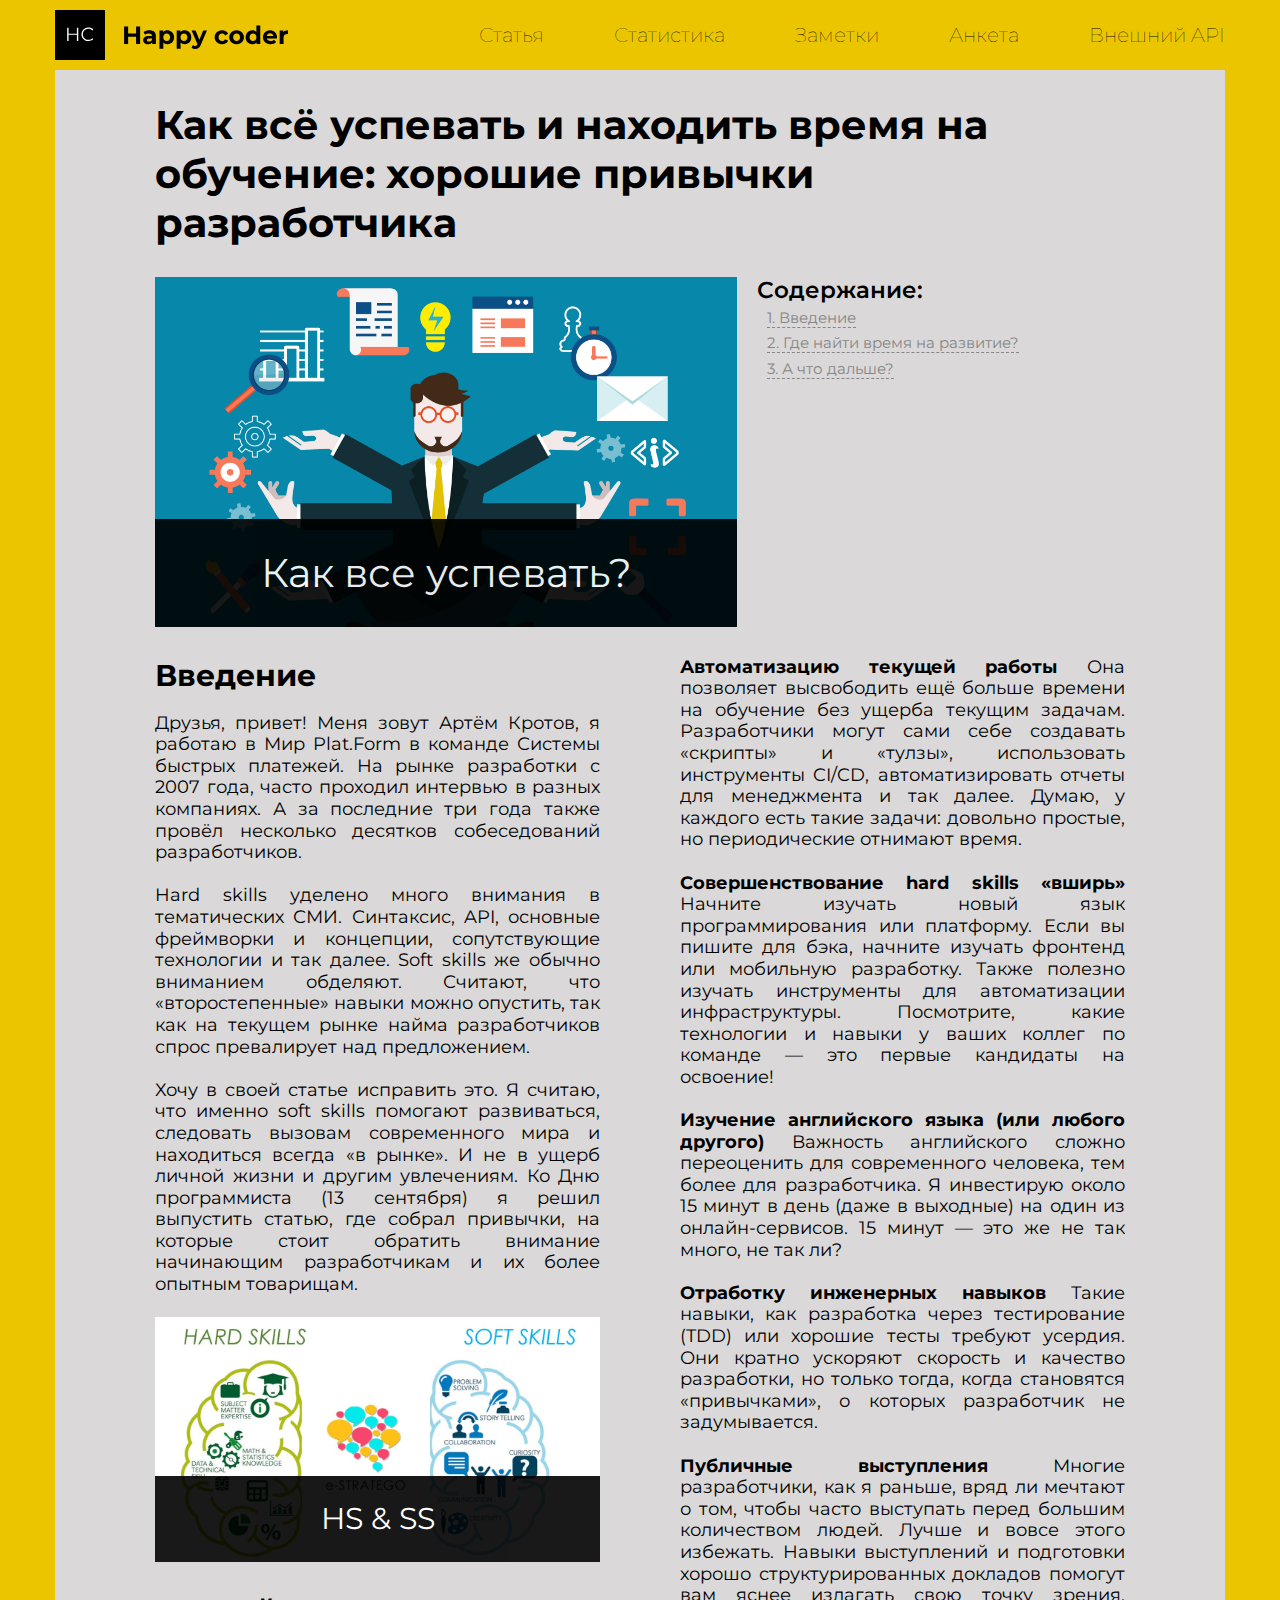
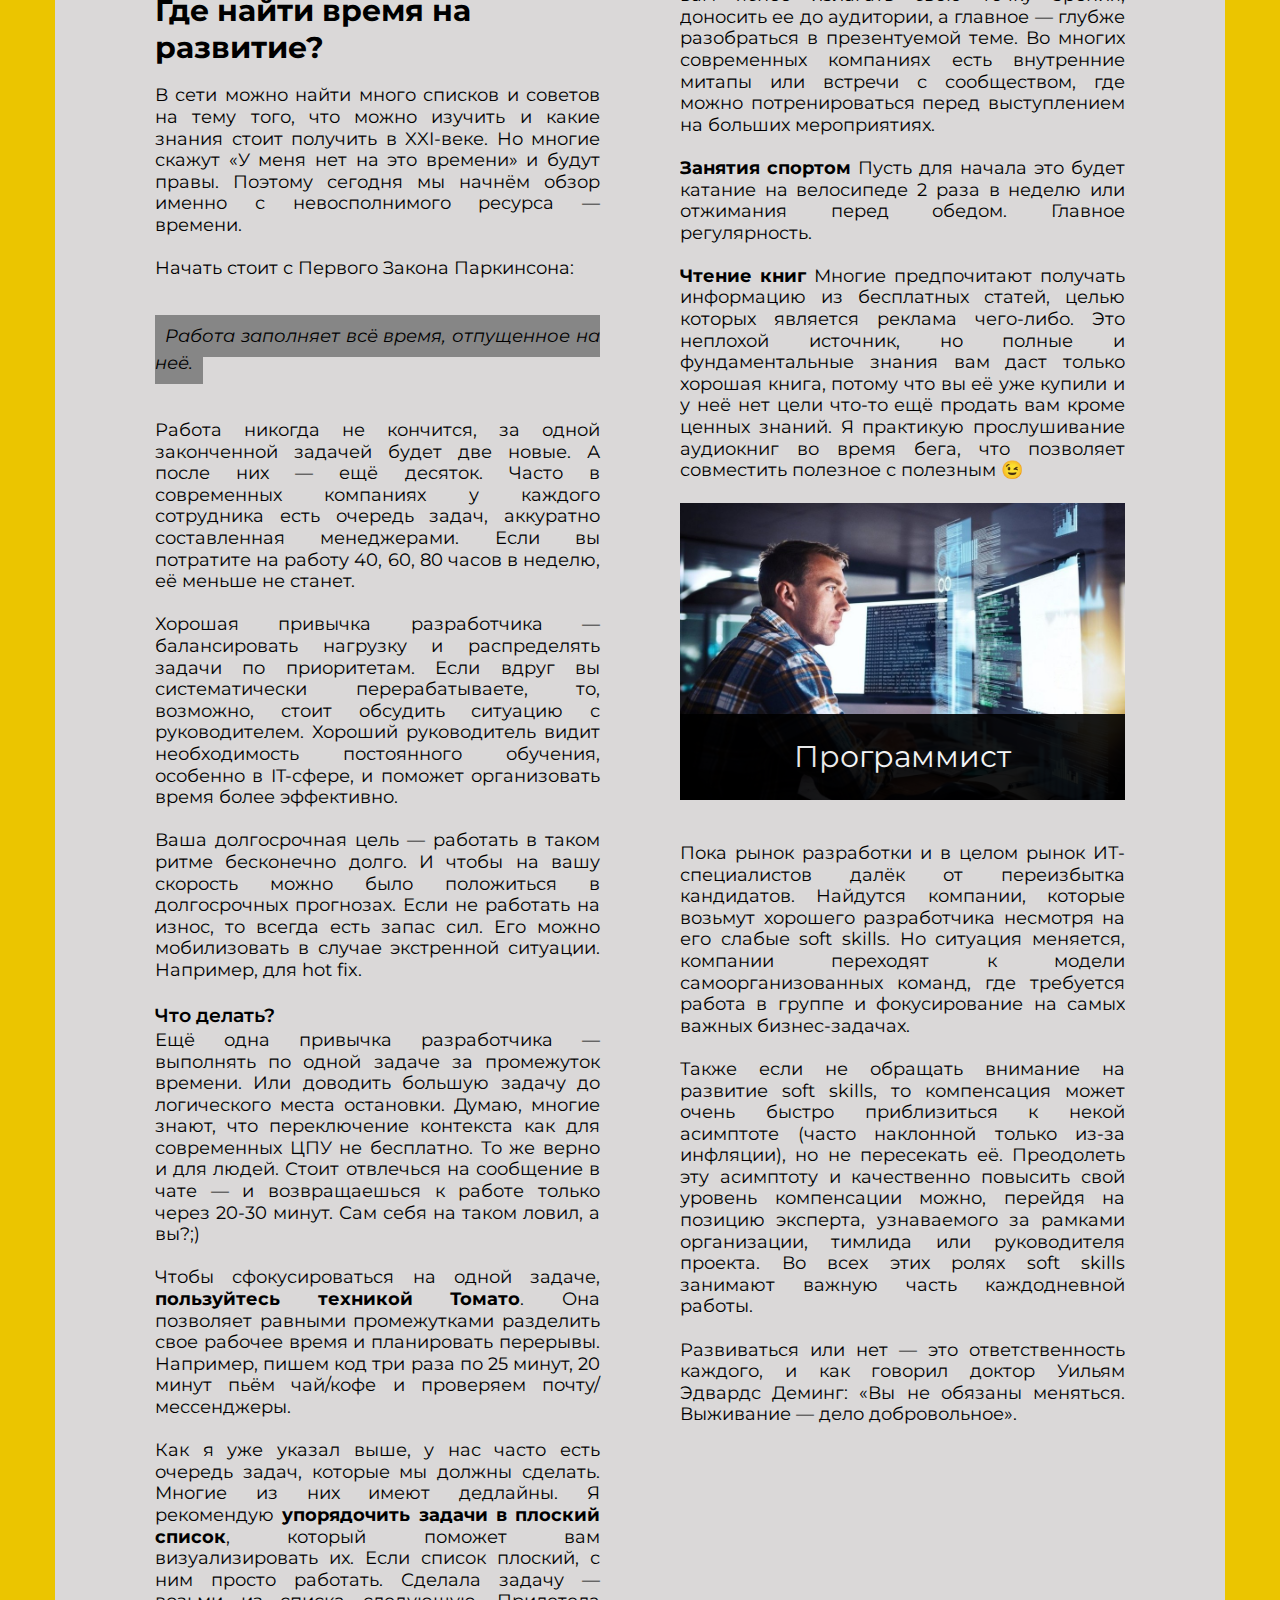
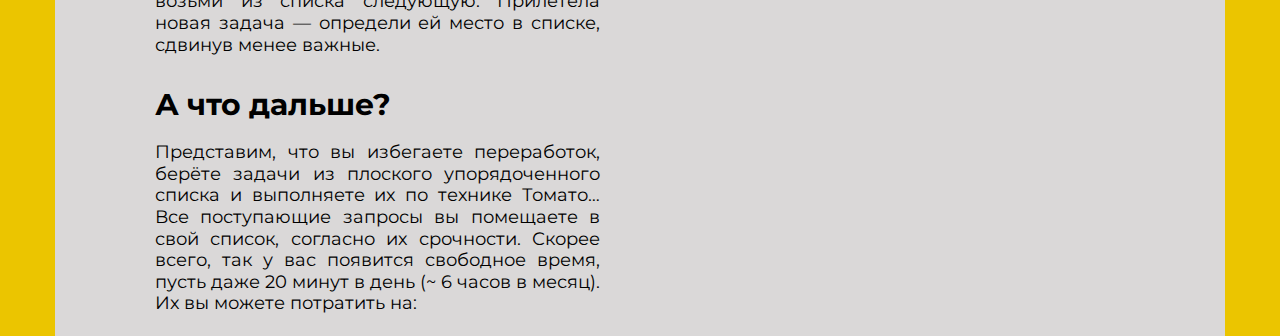
<file: index.html>
<!DOCTYPE html>
<html lang="ru">
<head>
    <meta charset="UTF-8">
    <meta name="viewport" content="width=device-width">
    <title>Happy coder</title>
    <link rel="stylesheet" href="css/style.css">
    <link rel="stylesheet" href="css/lightbox.css">
    <link rel="preconnect" href="https://fonts.googleapis.com">
    <link rel="preconnect" href="https://fonts.gstatic.com" crossorigin>
    <link href="https://fonts.googleapis.com/css2?family=Montserrat:ital,wght@0,400;0,600;0,700;1,600&display=swap"
          rel="stylesheet">
    <link rel="icon" href="image/icons/icon.svg">
</head>
<body id="top">
<header class="header">
    <div class="wrapper">
        <div class="header__wrapper">
            <div class="header__logo">
                <a href="index.html" class="header__logo-link">
                    <img src="image/logo.svg" alt="Home">
                </a>
            </div>
            <nav class="header__nav">
                <ul class="header__list">
                    <li class="header__item">
                        <a href="index.html" class="header__link">Статья</a>
                    </li>
                    <li class="header__item">
                        <a href="statistics.html" class="header__link">Статистика</a>
                    </li>
                    <li class="header__item">
                        <a href="notes.html" class="header__link">Заметки</a>
                    </li>
                    <li class="header__item">
                        <a href="php/form.php" class="header__link">Анкета</a>
                    </li>
                    <li class="header__item">
                        <a href="external_api.html" class="header__link">Внешний&nbspAPI</a>
                    </li>
                </ul>
            </nav>
            <div class="menu-burger__header">
                <span></span>
            </div>
        </div>
    </div>
</header>

<main class="main">
    <div class="wrapper">
        <div class="heading">
            <h1>Как всё успевать и находить время на обучение: хорошие привычки разработчика</h1>
        </div>
        <div class="contents">
            <div class="image">
                <a href="image/img1.jpg" data-lightbox="image-1" data-title="Как все успевать?">
                    <img src="image/img1.jpg" alt="Как все успевать?">
                </a>
                <span>Как все успевать?</span>
            </div>
            <div class="contents__content">
                <h3 class="head">Содержание:</h3>
                <div class="contents__link">
                    <a href="#h1">1. Введение</a><br>
                    <a href="#h2">2. Где найти время на развитие?</a><br>
                    <a href="#h3">3. А что дальше?</a>
                </div>
            </div>
        </div>
        <div class="text">
            <div class="column__A">
                <h2 id="h1">Введение</h2>
                <p> Друзья, привет! Меня зовут Артём Кротов, я работаю в Мир Plat.Form в команде Системы быстрых
                    платежей. На рынке разработки с 2007 года, часто проходил интервью в разных компаниях. А за
                    последние три года также провёл несколько десятков собеседований разработчиков. <br><br>

                    Hard skills уделено много внимания в тематических СМИ. Синтаксис, API, основные фреймворки и
                    концепции, сопутствующие технологии и так далее. Soft skills же обычно вниманием обделяют. Считают,
                    что «второстепенные» навыки можно опустить, так как на текущем рынке найма разработчиков спрос
                    превалирует над предложением. <br><br>

                    Хочу в своей статье исправить это. Я считаю, что именно soft skills помогают развиваться, следовать
                    вызовам современного мира и находиться всегда «в рынке». И не в ущерб личной жизни и другим
                    увлечениям. Ко Дню программиста (13 сентября) я решил выпустить статью, где собрал привычки, на
                    которые стоит обратить внимание начинающим разработчикам и их более опытным товарищам.
                    <br><br>
                </p>
                <div class="image">
                    <a href="image/img2.jpg" data-lightbox="image-2" data-title="Hard Skills & Soft Skills">
                        <img src="image/img2.jpg" alt="Hard Skills & Soft Skills">
                    </a>
                    <span>HS & SS</span>
                </div>
                <h2 id="h2">Где найти время на развитие?</h2>
                <p> В сети можно найти много списков и советов на тему того, что можно изучить и какие знания
                    стоит получить в XXI-веке. Но многие скажут «У меня нет на это времени» и будут правы. Поэтому
                    сегодня мы начнём обзор именно с невосполнимого ресурса — времени.<br><br>

                    Начать стоит с Первого Закона Паркинсона:<br><br><br>


                    <em>Работа заполняет всё время, отпущенное на неё.</em><br><br><br>


                    Работа никогда не кончится, за одной законченной задачей будет две новые. А после них — ещё десяток.
                    Часто в современных компаниях у каждого сотрудника есть очередь задач, аккуратно составленная
                    менеджерами. Если вы потратите на работу 40, 60, 80 часов в неделю, её меньше не станет.<br><br>

                    Хорошая привычка разработчика — балансировать нагрузку и распределять задачи по приоритетам. Если
                    вдруг вы систематически перерабатываете, то, возможно, стоит обсудить ситуацию с руководителем.
                    Хороший руководитель видит необходимость постоянного обучения, особенно в IT-сфере, и поможет
                    организовать время более эффективно.<br><br>

                    Ваша долгосрочная цель — работать в таком ритме бесконечно долго. И чтобы на вашу скорость можно
                    было положиться в долгосрочных прогнозах. Если не работать на износ, то всегда есть запас сил. Его
                    можно мобилизовать в случае экстренной ситуации. Например, для hot fix.
                </p><br>


                <h3 id="h3">Что делать?</h3>

                <p> Ещё одна привычка разработчика — выполнять по одной задаче за промежуток времени. Или доводить
                    большую задачу до логического места остановки. Думаю, многие знают, что переключение контекста как
                    для современных ЦПУ не бесплатно. То же верно и для людей. Стоит отвлечься на сообщение в чате — и
                    возвращаешься к работе только через 20-30 минут. Сам себя на таком ловил, а вы?;)<br><br>

                    Чтобы сфокусироваться на одной задаче, <b>пользуйтесь техникой Томато</b>. Она позволяет равными
                    промежутками разделить свое рабочее время и планировать перерывы. Например, пишем код три раза по 25
                    минут, 20 минут пьём чай/кофе и проверяем почту/мессенджеры. <br><br>

                    Как я уже указал выше, у нас часто есть очередь задач, которые мы должны сделать. Многие из них
                    имеют дедлайны. Я рекомендую <b>упорядочить задачи в плоский список</b>, который поможет вам
                    визуализировать их. Если список плоский, с ним просто работать. Сделала задачу — возьми из списка
                    следующую. Прилетела новая задача — определи ей место в списке, сдвинув менее важные.
                </p>
                <h2>А что дальше?</h2>
                <p>Представим, что вы избегаете переработок, берёте задачи из плоского упорядоченного списка и
                    выполняете их по технике Томато… Все поступающие запросы вы помещаете в свой список, согласно их
                    срочности. Скорее всего, так у вас появится свободное время, пусть даже 20 минут в день (~ 6 часов в
                    месяц). Их вы можете потратить на: <br><br>
                </p>

            </div>
            <div class="column__B">
                <p>
                    <b>Автоматизацию текущей работы</b>
                    Она позволяет высвободить ещё больше времени на обучение без ущерба текущим задачам. Разработчики
                    могут сами себе создавать «скрипты» и «тулзы», использовать инструменты CI/CD, автоматизировать
                    отчеты для менеджмента и так далее. Думаю, у каждого есть такие задачи: довольно простые, но
                    периодические отнимают время.<br><br>

                    <b>Совершенствование hard skills «вширь»</b>
                    Начните изучать новый язык программирования или платформу. Если вы пишите для бэка, начните изучать
                    фронтенд или мобильную разработку. Также полезно изучать инструменты для автоматизации
                    инфраструктуры. Посмотрите, какие технологии и навыки у ваших коллег по команде — это первые
                    кандидаты на освоение!<br><br>

                    <b>Изучение английского языка (или любого другого)</b>
                    Важность английского сложно переоценить для современного человека, тем более для разработчика. Я
                    инвестирую около 15 минут в день (даже в выходные) на один из онлайн-сервисов. 15 минут — это же не
                    так много, не так ли?<br><br>

                    <b>Отработку инженерных навыков</b>
                    Такие навыки, как разработка через тестирование (TDD) или хорошие тесты требуют усердия. Они кратно
                    ускоряют скорость и качество разработки, но только тогда, когда становятся «привычками», о которых
                    разработчик не задумывается.<br><br>

                    <b>Публичные выступления</b>
                    Многие разработчики, как я раньше, вряд ли мечтают о том, чтобы часто выступать перед большим
                    количеством людей. Лучше и вовсе этого избежать. Навыки выступлений и подготовки хорошо
                    структурированных докладов помогут вам яснее излагать свою точку зрения, доносить ее до аудитории, а
                    главное — глубже разобраться в презентуемой теме. Во многих современных компаниях есть внутренние
                    митапы или встречи с сообществом, где можно потренироваться перед выступлением на больших
                    мероприятиях.<br><br>

                    <b>Занятия спортом</b>
                    Пусть для начала это будет катание на велосипеде 2 раза в неделю или отжимания перед обедом. Главное
                    регулярность.<br><br>

                    <b>Чтение книг</b>
                    Многие предпочитают получать информацию из бесплатных статей, целью которых является реклама
                    чего-либо. Это неплохой источник, но полные и фундаментальные знания вам даст только хорошая книга,
                    потому что вы её уже купили и у неё нет цели что-то ещё продать вам кроме ценных знаний. Я практикую
                    прослушивание аудиокниг во время бега, что позволяет совместить полезное с полезным 😉<br><br>
                </p>
                <div class="image">
                    <a href="image/img3.jpg" data-lightbox="image-3" data-title="Программист">
                        <img src="image/img3.jpg" alt="Программист">
                    </a>
                    <span>Программист</span>
                </div>

                <p>
                    <br><br>
                    Пока рынок разработки и в целом рынок ИТ-специалистов далёк от переизбытка кандидатов. Найдутся
                    компании, которые возьмут хорошего разработчика несмотря на его слабые soft skills. Но ситуация
                    меняется, компании переходят к модели самоорганизованных команд, где требуется работа в группе и
                    фокусирование на самых важных бизнес-задачах.<br><br>

                    Также если не обращать внимание на развитие soft skills, то компенсация может очень быстро
                    приблизиться к некой асимптоте (часто наклонной только из-за инфляции), но не пересекать её.
                    Преодолеть эту асимптоту и качественно повысить свой уровень компенсации можно, перейдя на позицию
                    эксперта, узнаваемого за рамками организации, тимлида или руководителя проекта. Во всех этих ролях
                    soft skills занимают важную часть каждодневной работы.<br><br>

                    Развиваться или нет — это ответственность каждого, и как говорил доктор Уильям Эдвардс Деминг: «Вы
                    не обязаны меняться. Выживание — дело добровольное».</p>
            </div>
        </div>
    </div>
</main>
<script src="js/lightbox-plus-jquery.js"></script>
</body>
</html>
</file>
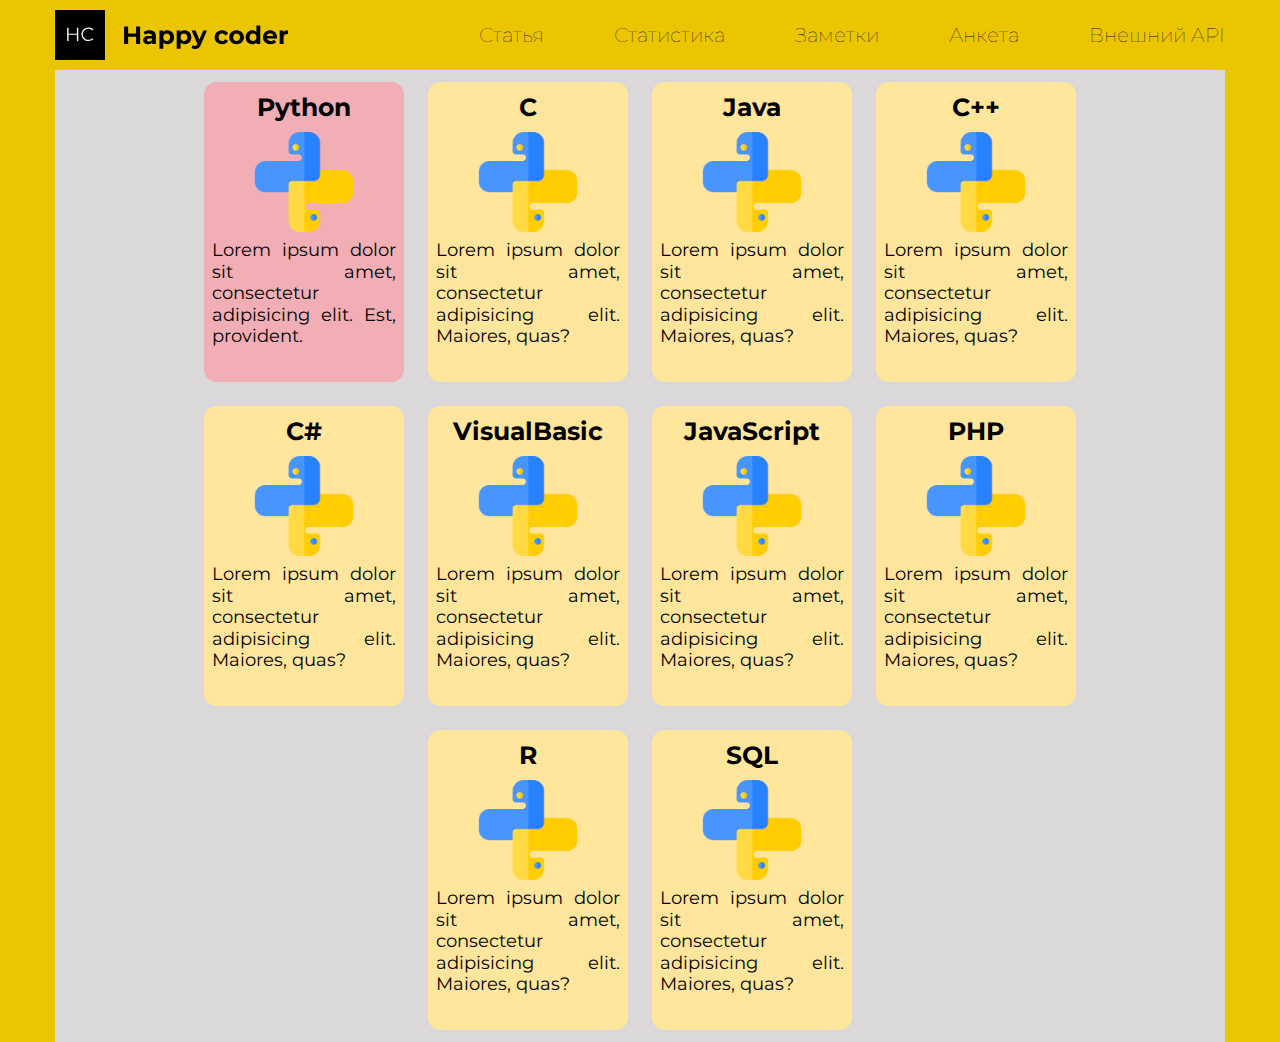
<file: notes.html>
<!DOCTYPE html>
<html lang="ru">
<head>
    <meta charset="UTF-8">
    <meta name="viewport" content="width=device-width">
    <title>Заметки</title>
    <link rel="stylesheet" href="css/style.css">
    <link rel="preconnect" href="https://fonts.googleapis.com">
    <link rel="preconnect" href="https://fonts.gstatic.com" crossorigin>
    <link href="https://fonts.googleapis.com/css2?family=Montserrat:ital,wght@0,400;0,600;0,700;1,600&display=swap"
          rel="stylesheet">
    <link rel="icon" href="image/icons/icon.svg">

</head>
<body id="top">
<header class="header">
    <div class="wrapper">
        <div class="header__wrapper">
            <div class="header__logo">
                <a href="index.html" class="header__logo-link">
                    <img src="image/logo.svg" alt="Home">
                </a>
            </div>
            <nav class="header__nav">
                <ul class="header__list">
                    <li class="header__item">
                        <a href="index.html" class="header__link">Статья</a>
                    </li>
                    <li class="header__item">
                        <a href="statistics.html" class="header__link">Статистика</a>
                    </li>
                    <li class="header__item">
                        <a href="#" class="header__link">Заметки</a>
                    </li>
                    <li class="header__item">
                        <a href="php/form.php" class="header__link">Анкета</a>
                    </li>
                    <li class="header__item">
                        <a href="external_api.html" class="header__link">Внешний&nbspAPI</a>
                    </li>
                </ul>
            </nav>
            <div class="menu-burger__header">
                <span></span>
            </div>
        </div>
    </div>
</header>

<main class="main">
    <div class="wrapper">
        <div class="wrapper__notes dropZone" data-zone="2">
            <div class="note shadow dragItem" draggable="true" data-item="11">
                <h5 class="main_text">Python</h5>
                <div class="icon">
                    <img src="image/icons/python.png" alt="python">
                </div>
                <div class="note__content">
                    Lorem ipsum dolor sit amet, consectetur adipisicing elit. Est, provident.
                </div>
            </div>
            <div class="note shadow dragItem" draggable="true" data-item="2">
                <h5 class="main_text">C</h5>
                <div class="icon">
                    <img src="image/icons/python.png" alt="python">
                </div>
                <div class="note__content">
                    Lorem ipsum dolor sit amet, consectetur adipisicing elit. Maiores, quas?
                </div>
            </div>
            <div class="note shadow dragItem" draggable="true" data-item="3">
                <h5 class="main_text">Java</h5>
                <div class="icon">
                    <img src="image/icons/python.png" alt="python">
                </div>
                <div class="note__content">
                    Lorem ipsum dolor sit amet, consectetur adipisicing elit. Maiores, quas?
                </div>
            </div>
            <div class="note shadow dragItem" draggable="true" data-item="4">
                <h5 class="main_text">C++</h5>
                <div class="icon">
                    <img src="image/icons/python.png" alt="python">
                </div>
                <div class="note__content">
                    Lorem ipsum dolor sit amet, consectetur adipisicing elit. Maiores, quas?
                </div>
            </div>
            <div class="note shadow dragItem" draggable="true" data-item="5">
                <h5 class="main_text">C#</h5>
                <div class="icon">
                    <img src="image/icons/python.png" alt="python">
                </div>
                <div class="note__content">
                    Lorem ipsum dolor sit amet, consectetur adipisicing elit. Maiores, quas?
                </div>
            </div>
            <div class="note shadow dragItem" draggable="true" data-item="6">
                <h5 class="main_text">VisualBasic</h5>
                <div class="icon">
                    <img src="image/icons/python.png" alt="python">
                </div>
                <div class="note__content">
                    Lorem ipsum dolor sit amet, consectetur adipisicing elit. Maiores, quas?
                </div>
            </div>
            <div class="note shadow dragItem" draggable="true" data-item="7">
                <h5 class="main_text">JavaScript</h5>
                <div class="icon">
                    <img src="image/icons/python.png" alt="python">
                </div>
                <div class="note__content">
                    Lorem ipsum dolor sit amet, consectetur adipisicing elit. Maiores, quas?
                </div>
            </div>
            <div class="note shadow dragItem" draggable="true" data-item="8">
                <h5 class="main_text">PHP</h5>
                <div class="icon">
                    <img src="image/icons/python.png" alt="python">
                </div>
                <div class="note__content">
                    Lorem ipsum dolor sit amet, consectetur adipisicing elit. Maiores, quas?
                </div>
            </div>
            <div class="note shadow dragItem" draggable="true" data-item="9">
                <h5 class="main_text">R</h5>
                <div class="icon">
                    <img src="image/icons/python.png" alt="python">
                </div>
                <div class="note__content">
                    Lorem ipsum dolor sit amet, consectetur adipisicing elit. Maiores, quas?
                </div>
            </div>
            <div class="note shadow dragItem" draggable="true" data-item="10">
                <h5 class="main_text">SQL</h5>
                <div class="icon">
                    <img src="image/icons/python.png" alt="python">
                </div>
                <div class="note__content">
                    Lorem ipsum dolor sit amet, consectetur adipisicing elit. Maiores, quas?
                </div>
            </div>
        </div>
    </div>
</main>
<script src="js/notes.js"></script>
</body>
</html>
</file>
<file: css/style.css>
/*@import url('https://fonts.googleapis.com/css2?family=Montserrat:ital,wght@0,400;0,600;0,700;1,600&display=swap&subset=cyrillic-ext');
/*font-family:  'Montserrat', sans-serif;
 */

@import "_reset.css";
@import "_body.css";
@import "media.css";
@import "components/_header.css";
@import "components/_main.css";
@import "components/_statistics.css";
@import "components/_notes.css";
@import "components/_form.css";

/* для файла create.php */

.files img {
    width: 80%;
    padding-bottom: 30px;
}

.files {
    text-align: center;
}

.files a {
    font-size: 25px;
    color: black;
    transition: .5s;
}

.files a:hover {
    transition: .5s;
    color: darkgrey;
}
</file>
